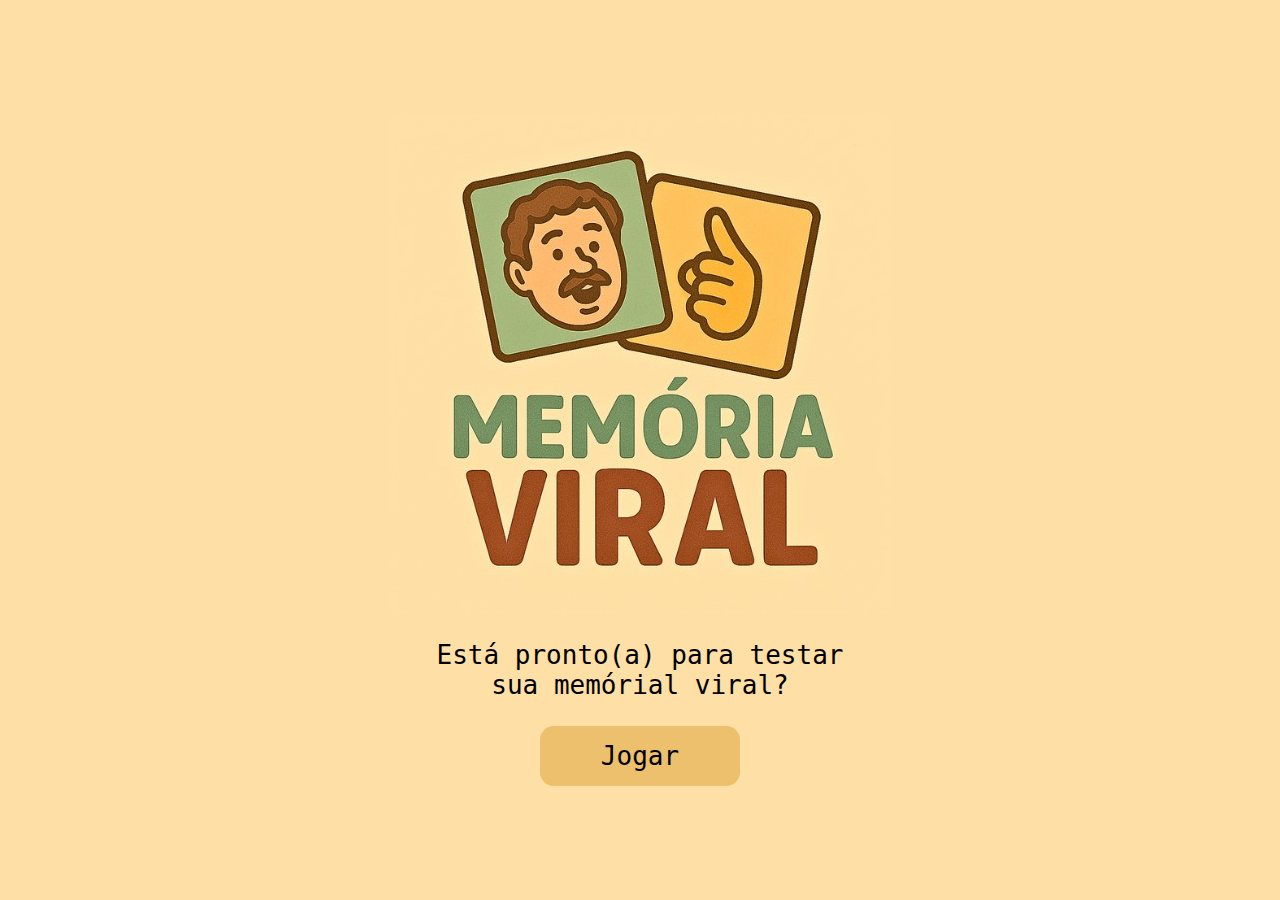
<file: index.html>
<!DOCTYPE html>
<html lang="pt-br">
<head>
    <meta charset="UTF-8">
    <meta name="viewport" content="width=device-width, initial-scale=1.0">
    <title>Memória Viral</title>
    <link rel="stylesheet" href="src/styles/home.css">
    <link rel="stylesheet" href="src/styles/reset.css">
</head>
<body>
    <div class="container-home">
        <img src="imagens/logo jogo.jpg" alt="">
        <p>Está pronto(a) para testar sua memórial viral?</p>
        <a href="modalidade.html"><button>Jogar</button></a>
    </div>
    
</body>
</html>
</file>
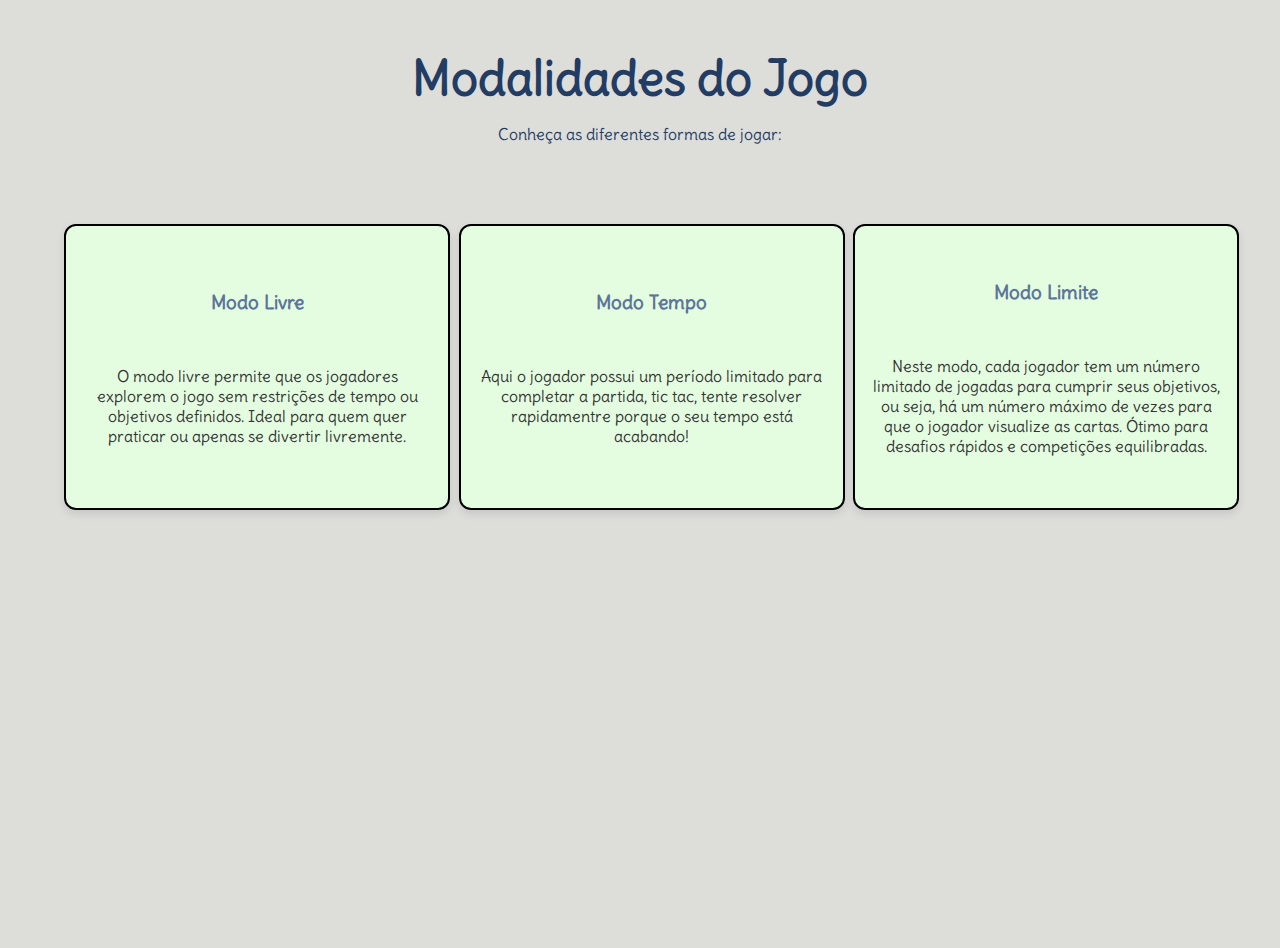
<file: explic.html>
<!DOCTYPE html>
<html lang="pt-BR">
<head>
  <meta charset="UTF-8" />
  <meta name="viewport" content="width=device-width, initial-scale=1.0" />
  <title>Modos de Jogo</title>
  <link href="https://fonts.googleapis.com/css2?family=Delius&display=swap" rel="stylesheet">
  <style>
    @import url('https://fonts.googleapis.com/css2?family=Delius&display=swap');

    body {
      display: flex;
      flex-direction: column;
      align-items: center;
      justify-content: flex-start;
      min-height: 100vh;
      margin: 0;
      background-color: #DDDDDA;
      font-family: 'Delius', sans-serif;
      text-align: center;
      color: #333;
      padding-top: 3rem;
    }

    header {
      color: #223c63;
      margin-bottom: 2rem;
    }

    h1 {
      font-size: 3rem;
      margin: 0;
    }

    main {
      display: grid;
      grid-template-columns: repeat(auto-fit, minmax(300px, 1fr));
      gap: 2rem;
      padding: 2rem 5vw;
      width: 100%;
      max-width: 2000px;
      box-sizing: border-box;
    }

    .card:hover {
      transform: scale(1.02);
    }

    h3 {
      color: #5d7599;
      margin-bottom: 1rem;
    }

    @media (max-width: 700px) {
      main {
        grid-template-columns: 1fr;
        padding: 1rem;
      }
    }

    @media (min-width: 4000px) {
      body {
        font-size: 2rem;
      }

      h1 {
        font-size: 5rem;
      }

      .card {
        padding: 4rem;
      }
    }
  </style>
</head>
<body>
  <header>
    <h1>Modalidades do Jogo</h1>
    <p>Conheça as diferentes formas de jogar:</p>
  </header>

  <main>
    <a href="index.html" style="text-decoration: none; color: inherit;">
      <div style = "background-color: #e4fde1;
      border-radius: 12px;
      box-shadow: 0 4px 8px rgba(0,0,0,0.1);
      width: 350px; 
      height: 250px;
      padding: 16px;
      transition: transform 0.3s;
      border: 2px solid black;
      cursor: pointer;
      display: flex;
      flex-direction: column;       
      justify-content: center;
      gap: 20px;">
        <h3>Modo Livre</h3>
        <p>O modo livre permite que os jogadores explorem o jogo sem restrições de tempo ou objetivos definidos. Ideal para quem quer praticar ou apenas se divertir livremente.</p>
      </div>
    </a>

    <a href="index.html" style="text-decoration: none; color: inherit;">
      <div style = "background-color: #e4fde1;
      border-radius: 12px;
      box-shadow: 0 4px 8px rgba(0,0,0,0.1);
      width: 350px; 
      height: 250px;
      padding: 16px;
      transition: transform 0.3s;
      border: 2px solid black;
      cursor: pointer;
      display: flex;
      flex-direction: column;       
      justify-content: center;
      gap: 20px;">
        <h3>Modo Tempo</h3>
        <p>Aqui o jogador possui um período limitado para completar a partida, tic tac, tente resolver rapidamentre porque o seu tempo está acabando!</p>
      </div>
    </a>

    <a href="index.html" style="text-decoration: none; color: inherit;">
      <div style = "background-color: #e4fde1;
      border-radius: 12px;
      box-shadow: 0 4px 8px rgba(0,0,0,0.1);
      width: 350px; 
      height: 250px;
      padding: 16px;
      transition: transform 0.3s;
      border: 2px solid black;
      cursor: pointer;
      display: flex;
      flex-direction: column;       
      justify-content: center;
      gap: 20px;">
        <h3>Modo Limite</h3>
        <p>Neste modo, cada jogador tem um número limitado de jogadas para cumprir seus objetivos, ou seja, há um número máximo de vezes para que o jogador visualize as cartas. Ótimo para desafios rápidos e competições equilibradas.</p>
      </div>
    </a>

  </main>
</body>
</html>
</file>
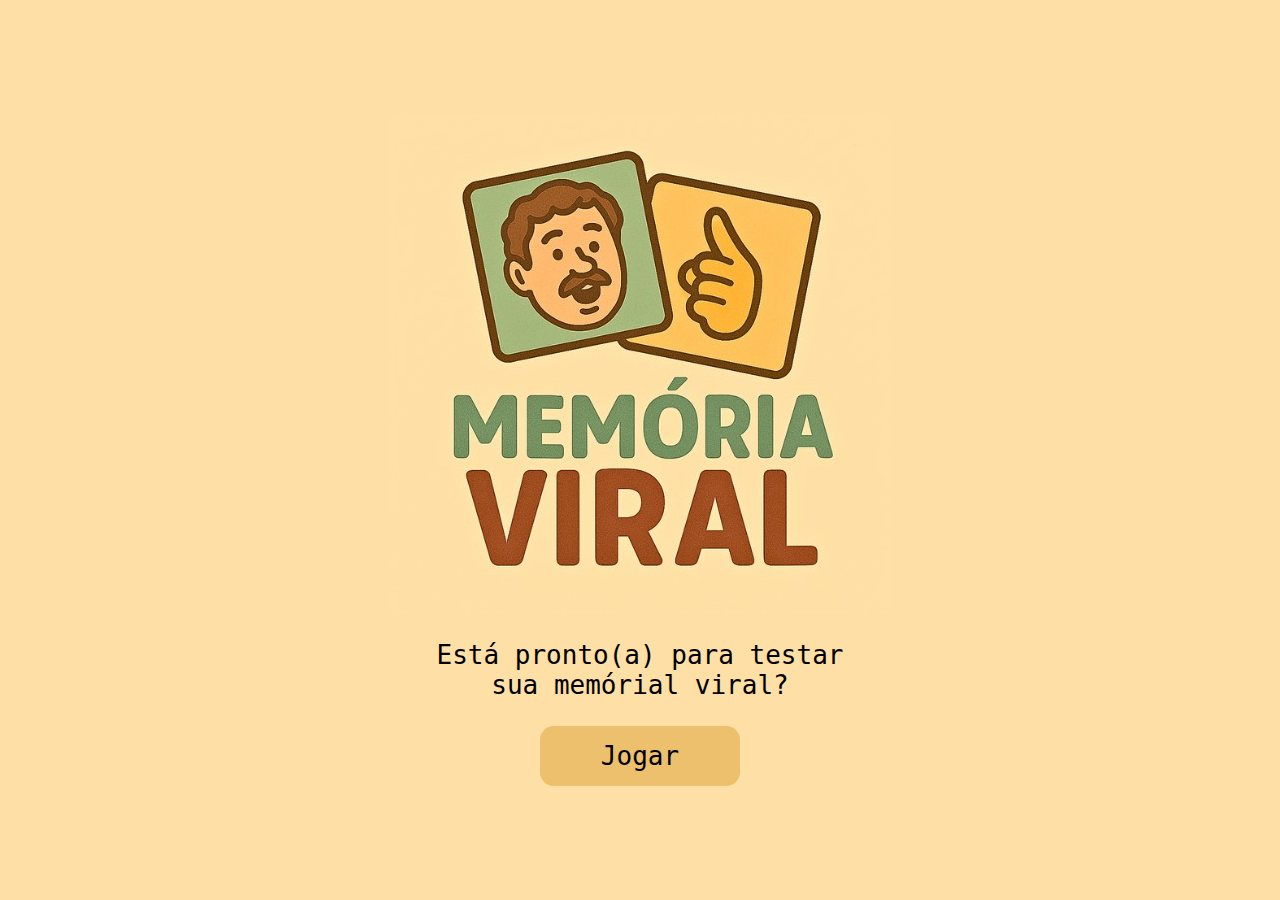
<file: home.html>
<!DOCTYPE html>
<html lang="pt-br">
<head>
    <meta charset="UTF-8">
    <meta name="viewport" content="width=device-width, initial-scale=1.0">
    <title>Memória Viral</title>
    <link rel="stylesheet" href="src/styles/home.css">
    <link rel="stylesheet" href="src/styles/reset.css">
</head>
<body>
    <div class="container-home">
        <img src="imagens/logo jogo.jpg" alt="">
        <p>Está pronto(a) para testar sua memórial viral?</p>
        <a href="index.html"><button>Jogar</button></a>
    </div>
    
</body>
</html>
</file>
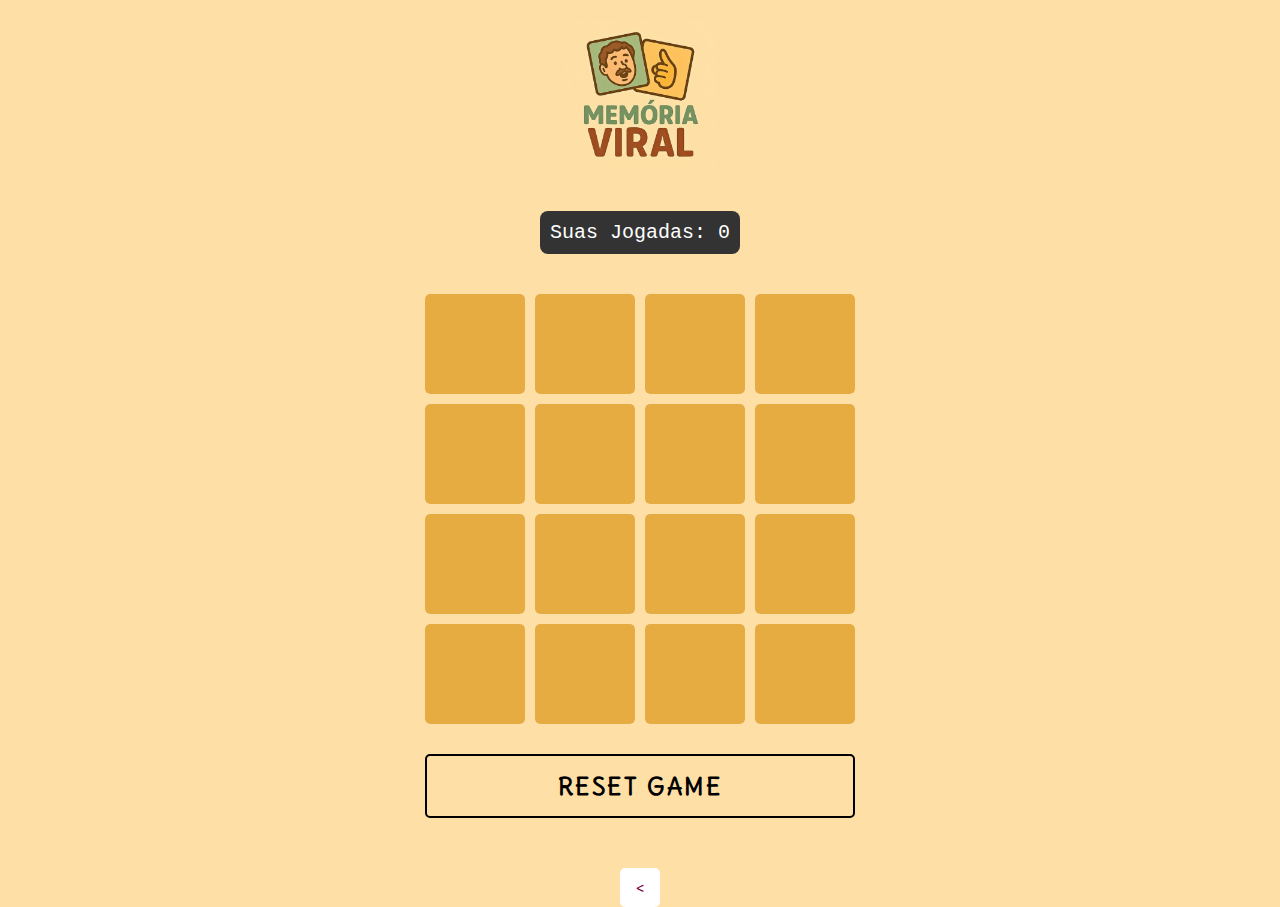
<file: limite.html>
<!DOCTYPE html>
<html lang="pt-br">

<head>
  <meta charset="UTF-8">
  <meta name="viewport" content="width=device-width, initial-scale=1.0">
  <title>Jogo Da Memória</title>
  <link rel="stylesheet" href="./src/styles/reset.css">
  <link rel="stylesheet" href="./src/styles/main.css">
  <link rel="stylesheet" href="src/styles/style.css">
</head>

<body>
  <div class="container">
    <img class="img-logo" src="imagens/logo jogo.jpg" alt="">
    <p id="contador"></p>
    <div class="game"></div>
    <div class="modal-overlay" id="modal">
      <div class="modal">
        <h2>Parabéns!<br>Do pódio montado pelo público você nunca saiu do primeiro lugar.</h2>
        <button class="close-btn" onclick="closeModal()">Fechar</button>
      </div>
    </div>
    <button class="reset" onclick="window.location.reload()">RESET GAME</button>
  </div>
  <a href="modalidade.html"> <button class="btn-voltar" > < </button> </a>

  <script src="./src/scripts/limite.js" defer></script>
</body>

</html>
</file>
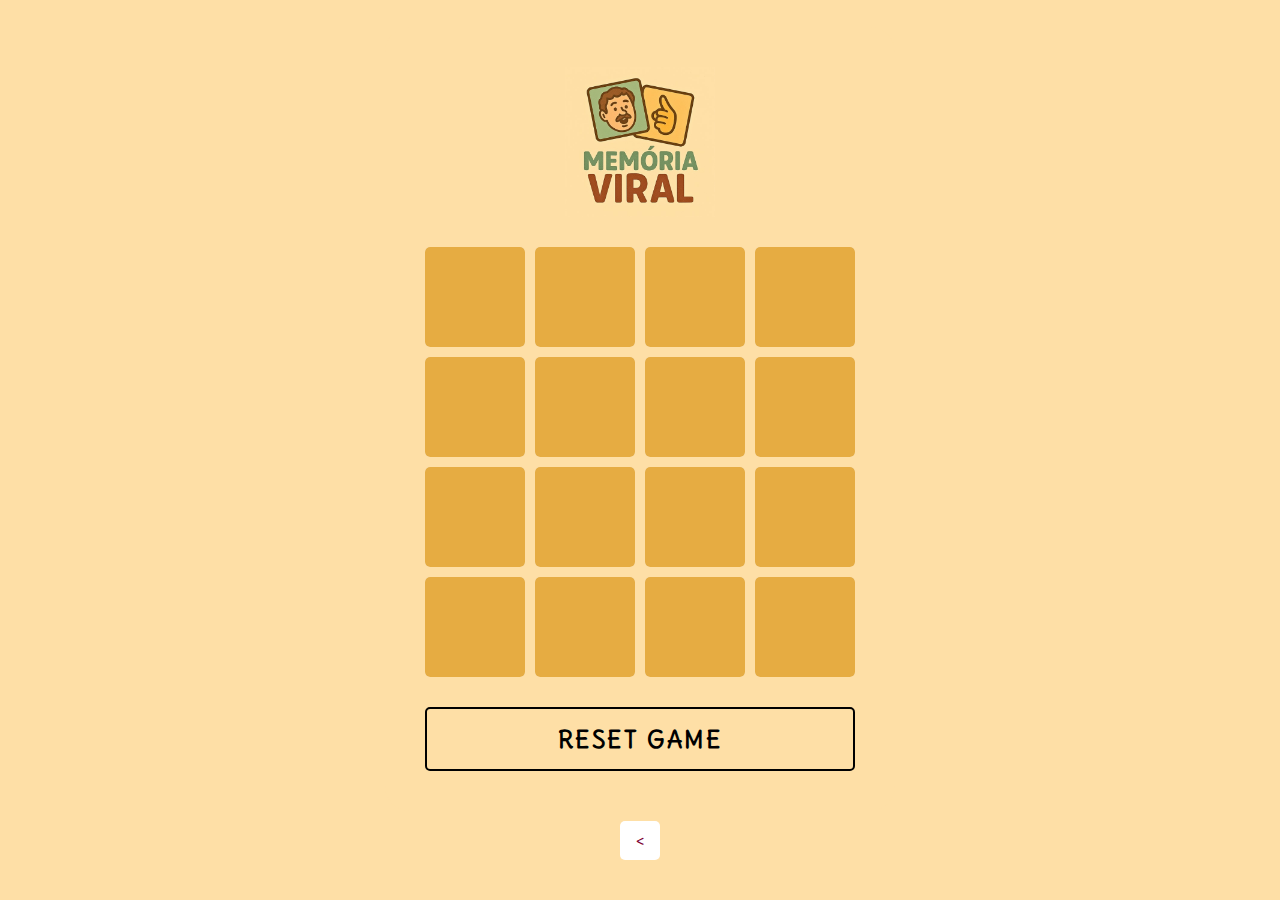
<file: livre.html>
<!DOCTYPE html>
<html lang="pt-br">

<head>
  <meta charset="UTF-8">
  <meta name="viewport" content="width=device-width, initial-scale=1.0">
  <title>Jogo Da Memória</title>
  <link rel="stylesheet" href="./src/styles/reset.css">
  <link rel="stylesheet" href="./src/styles/main.css">
  <link rel="stylesheet" href="src/styles/style.css">
</head>

<body>
  <div class="container">
    <img class="img-logo" src="imagens/logo jogo.jpg" alt="">
    <div class="game"></div>
    <div class="modal-overlay" id="modal">
      <div class="modal">
        <h2>Parabéns!<br>Do pódio montado pelo público você nunca saiu do primeiro lugar.</h2>
        <button class="close-btn" onclick="closeModal()">Fechar</button>
      </div>
    </div>
    <button class="reset" onclick="window.location.reload()">RESET GAME</button>
  </div>
  <a href="modalidade.html"> <button class="btn-voltar" > < </button> </a>
  <audio id="vitoria-audio" src="AudiosCortados/vitoria.mp3" preload="auto"></audio>
  <script src="./src/scripts/script.js" defer></script>
</body>

</html>
</file>
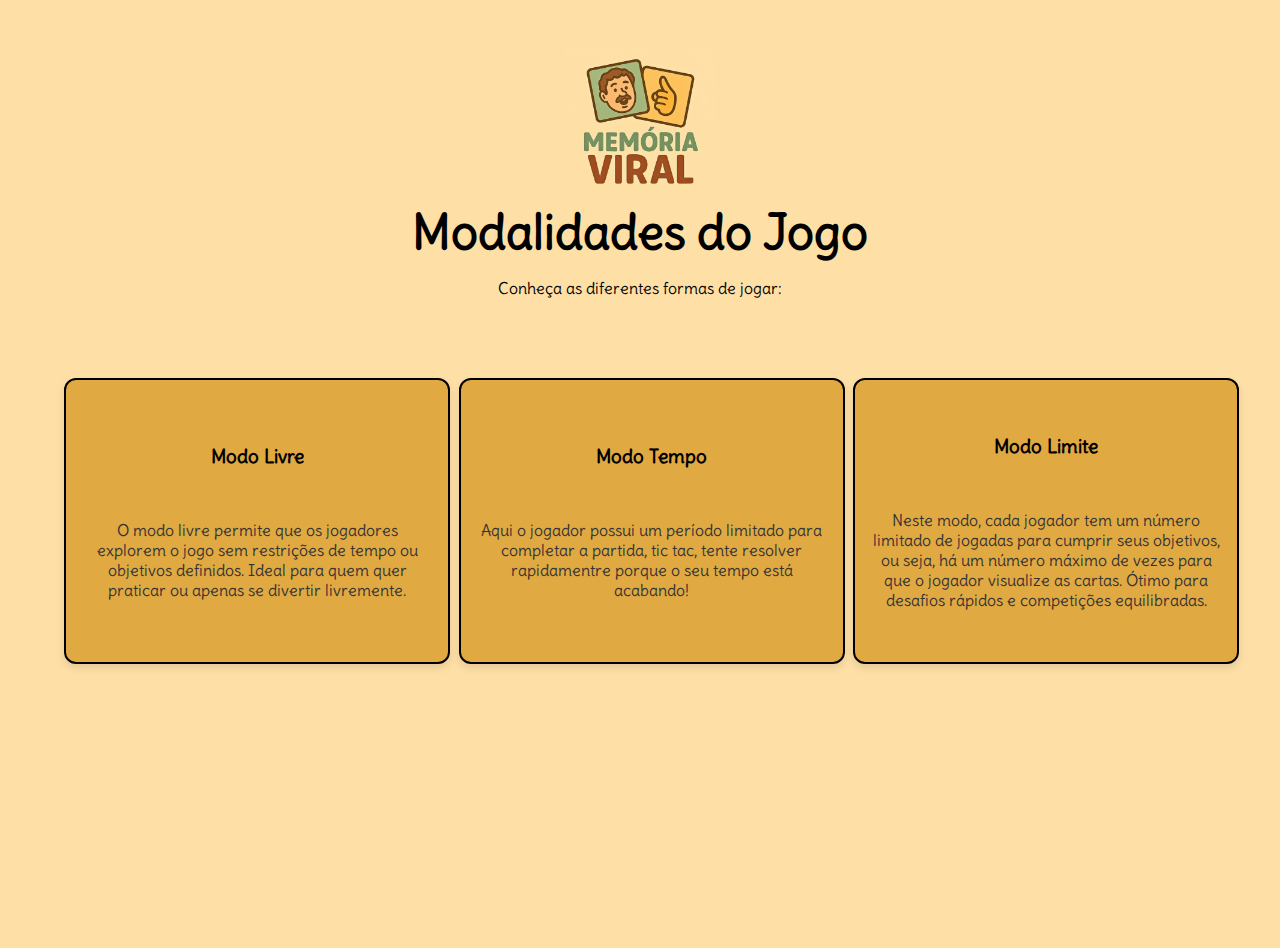
<file: modalidade.html>
<!DOCTYPE html>
<html lang="pt-BR">

<head>
  <meta charset="UTF-8" />
  <meta name="viewport" content="width=device-width, initial-scale=1.0" />
  <title>Modos de Jogo</title>
  <link href="https://fonts.googleapis.com/css2?family=Delius&display=swap" rel="stylesheet">
  <link rel="stylesheet" href="src/styles/style.css">
  <style>
    @import url('https://fonts.googleapis.com/css2?family=Delius&display=swap');

    body {
      display: flex;
      flex-direction: column;
      align-items: center;
      justify-content: flex-start;
      min-height: 100vh;
      margin: 0;
      background-color: #FEDFA6;
      font-family: 'Delius', sans-serif;
      text-align: center;
      color: #333;
      padding-top: 3rem;
    }

    header {
      color: #000000;
      margin-bottom: 2rem;
    }

    h1 {
      font-size: 3rem;
      margin: 0;
    }

    main {
      display: grid;
      grid-template-columns: repeat(auto-fit, minmax(300px, 1fr));
      gap: 2rem;
      padding: 2rem 5vw;
      width: 100%;
      max-width: 2000px;
      box-sizing: border-box;
    }

    .card:hover {
      transform: scale(1.02);
    }

    h3 {
      color: #000000;
      margin-bottom: 1rem;
    }

    @media (max-width: 700px) {
      main {
        grid-template-columns: 1fr;
        padding: 1rem;
      }
    }

    @media (min-width: 4000px) {
      body {
        font-size: 2rem;
      }

      h1 {
        font-size: 5rem;
      }

      .card {
        padding: 4rem;
      }
    }
  </style>
</head>

<body>
  <header>
    <img class="img-logo" src="imagens/logo jogo.jpg" alt="">
    <h1>Modalidades do Jogo</h1>
    <p>Conheça as diferentes formas de jogar:</p>
  </header>
  <main>
    <a href="livre.html" style="text-decoration: none; color: inherit;">
      <div style="background-color: #e0a942;
      border-radius: 12px;
      box-shadow: 0 4px 8px rgba(0,0,0,0.1);
      width: 350px; 
      height: 250px;
      padding: 16px;
      transition: transform 0.3s;
      border: 2px solid black;
      cursor: pointer;
      display: flex;
      flex-direction: column;       
      justify-content: center;
      gap: 20px;">
        <h3>Modo Livre</h3>
        <p>O modo livre permite que os jogadores explorem o jogo sem restrições de tempo ou objetivos definidos. Ideal
          para quem quer praticar ou apenas se divertir livremente.</p>
      </div>
    </a>

    <a href="time.html" style="text-decoration: none; color: inherit;">
      <div style="background-color: #e0a942;
      border-radius: 12px;
      box-shadow: 0 4px 8px rgba(0,0,0,0.1);
      width: 350px; 
      height: 250px;
      padding: 16px;
      transition: transform 0.3s;
      border: 2px solid black;
      cursor: pointer;
      display: flex;
      flex-direction: column;       
      justify-content: center;
      gap: 20px;">
        <h3>Modo Tempo</h3>
        <p>Aqui o jogador possui um período limitado para completar a partida, tic tac, tente resolver rapidamentre
          porque o seu tempo está acabando!</p>
      </div>
    </a>

    <a href="limite.html" style="text-decoration: none; color: inherit;">
      <div style="background-color: #e0a942;
      border-radius: 12px;
      box-shadow: 0 4px 8px rgba(0,0,0,0.1);
      width: 350px; 
      height: 250px;
      padding: 16px;
      transition: transform 0.3s;
      border: 2px solid black;
      cursor: pointer;
      display: flex;
      flex-direction: column;       
      justify-content: center;
      gap: 20px;">
        <h3>Modo Limite</h3>
        <p>Neste modo, cada jogador tem um número limitado de jogadas para cumprir seus objetivos, ou seja, há um número
          máximo de vezes para que o jogador visualize as cartas. Ótimo para desafios rápidos e competições
          equilibradas.</p>
      </div>
    </a>

  </main>
</body>

</html>
</file>
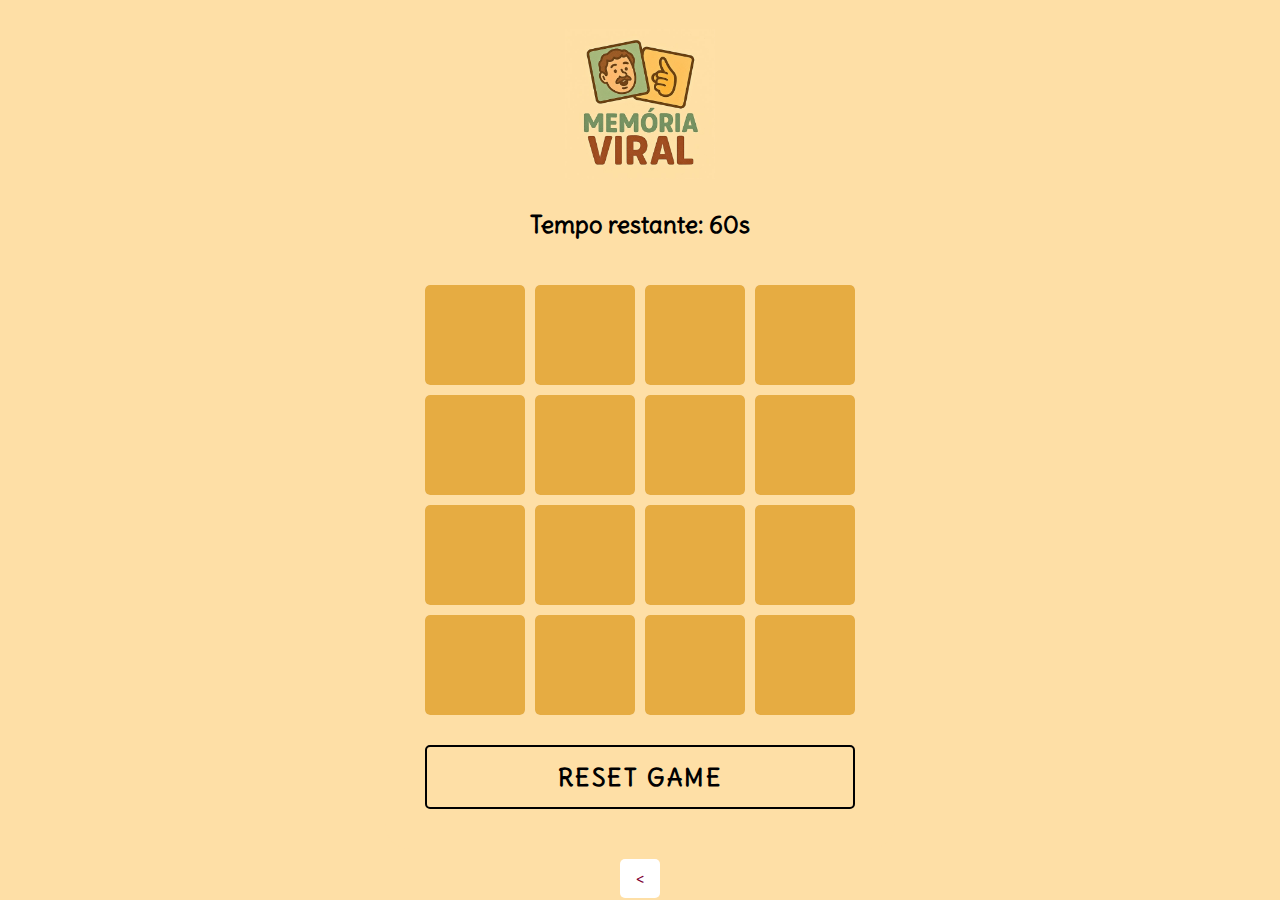
<file: time.html>
<!DOCTYPE html>
<html lang="pt-br">

<head>
  <meta charset="UTF-8">
  <meta name="viewport" content="width=device-width, initial-scale=1.0">
  <title>Jogo Da Memória</title>
  <link rel="stylesheet" href="./src/styles/reset.css">
  <link rel="stylesheet" href="./src/styles/main.css">
  <link rel="stylesheet" href="src/styles/style.css">
</head>

<body>
  <div class="container">
    <img class="img-logo" src="imagens/logo jogo.jpg" alt="">
    <div id = "timer">
      Tempo Restante: 60s
    </div>
    <div class="game"></div>
    <button class="reset" onclick="window.location.reload()">RESET GAME</button>
  </div>
  <a href="modalidade.html"> <button class="btn-voltar" > < </button> </a>
   <audio id="vitoria-audio" src="AudiosCortados/vitoria.mp3" preload="auto"></audio>
   <audio id="derrota-audio" src="AudiosCortados/derrota.mp3" preload="auto"></audio>
  <script src="./src/scripts/time.js" defer></script>
</body>

</html>
</file>
<file: src/styles/home.css>
body {
    display: flex;
    justify-content: center;
    align-items: center;
    flex-direction: column;
    height: 100vh;
    background-color: #FEDFA6;
}

.container-home {
    display: flex;
    justify-content: center;
    align-items: center;
    flex-direction: column;
    gap: 2rem;
}

.container-home p {
    width: 60%;
    text-align: center;
    font-size: 2rem;

}

.container-home button {
    font-size: 2rem;
    width: 200px;
    padding: 15px;
    color: #000000;
    border: none;
    border-radius: 14px;
    background-color: #e0aa4695;
}

.container-home button:hover {
    cursor: pointer;
    background-color: #f2b84c72;
}
</file>
<file: src/styles/main.css>
@import url('https://fonts.googleapis.com/css2?family=Delius&display=swap');

body {
  display: flex;
  font-family:'Delius','Times New Roman', Times, serif;
  justify-content: center;
  align-items: center;
  min-height: 100vh;
  background: #ddddda;
  user-select: none;
}

#timer {
  font-size: 24px; 
  margin-bottom: 16px;
  color: #000000; 
  font-weight: bold;
  font-family:'Delius','Times New Roman', Times, serif; ;
}

.container {
  position: relative;
  display: flex;
  flex-direction: column;
  justify-content: center;
  align-items: center;
  gap: 30px;
  background:#FEDFA6;
  border-radius: 25px;
  padding: 40px 40px;
}

h2 {
  font-size: 3em;
  color: #000000;
  text-transform: uppercase;
  letter-spacing: 0.1em;
  font-family:'Delius','Times New Roman', Times, serif; ;
}

.reset {
  font-family:'Delius','Times New Roman', Times, serif;
  padding: 15px 20px;
  width: 100%;
  color: #000000;
  background-color: #FEDFA6;
  border-radius: 5px;
  font-size: 1.5em;
  letter-spacing: 0.1em;
  text-transform: uppercase;
  cursor: pointer;
  font-weight: 600;
}

.reset:focus {
  font-family:'Delius','Times New Roman', Times, serif;
  color: #fff;;
  border-radius: 5px;
  background-color: #FEDFA6;
}

.game {
  width: 430px;
  height: 430px;
  display: flex;
  flex-wrap: wrap;
  gap: 10px;
  transform-style: preserve-3d;
  perspective: 500px;
}

.item {
  position: relative;
  width: 100px;
  height: 100px;
  display: flex;
  align-items: center;
  justify-content: center;
  background-color: #fff;
  border-radius: 5px;
  font-size: 3em;
  transform: rotateY(180deg);
  transition: 0.25s;
}

.card-image {
  width: 100%;
  height: 100%;
  object-fit: cover;
  border-radius: 5px;
}

.item::after {
  content: "";
  position: absolute;
  inset: 0;
  background: #e6ac42;
  border-radius: 5px;
  /* opacity: 0.85; */
  transition: 0.25s;
  transform: rotateY(0deg);
  backface-visibility: hidden;
}

.item.boxOpen {
  transform: rotateY(0deg);
}

.boxOpen::after,
.boxMatch::after {
  transform: rotateY(180deg);
}

@media (max-width: 320px) {
  .container {
    width: 200px;
    height:500px;
    padding: 2px 2px;
  }
  .game {
    width: 200px;
    height:400px;
  }

  .item {
    width: 40px;
    height: 40px;
    font-size: 1.5em;
  }

  .reset {
    font-size: 0.9em;
    padding: 6px 10px;
    width: 200px;
  }
}
@media (max-width: 425px) {
  .container {
    width: 330px;
    height: 550px;
    padding: 10px;
  }
  .game {
    width: 260px;
    height: 420px;
  }
  .item {
    width: 65px;
    height: 65px;
    font-size: 1.8em;
  }
  .reset {
    font-size: 1em;
    padding: 8px 12px;
    width: 220px;
  }
}
</file>
<file: src/styles/style.css>
@import url('https://fonts.googleapis.com/css2?family=Delius&display=swap');

.material-symbols-outlined {
  font-variation-settings:
  'FILL' 0,
  'wght' 400,
  'GRAD' 0,
  'opsz' 24
}

body {
    display: flex;
    flex-direction: column;
    align-items: center;
    justify-content: center;
    height: 100vh;
    margin: 0;
    background-color:#FEDFA6;
    font-family: 'Delius', sans-serif;
    text-align: center;
    position: relative;
}
header {
  color: #000000;
  margin-bottom: 2rem;
}
h1 {
    font-size: 3rem;
    margin-bottom: 50px;
    color:#000000;
}
main {
  display: grid;
  grid-template-columns: repeat(auto-fit, minmax(300px, 1fr));
  gap: 2rem;
  padding: 2rem 5vw;
  width: 100%;
  max-width: 2000px;
  box-sizing: border-box;
}
.buttons {
    display: flex;
    gap: 20px;
}

button {
    background:white;
    border-radius: 5px;
    border: 2px solid black;
    color: #800335;
    padding: 15px 30px;
    font-size: 1.2rem;
    cursor: pointer;
    transition: 0.3s;
    font-family: 'Delius', Arial , sans-serif;
}

button:hover {
    background: white;
    color: black;
}

.material-symbols-outlined {
    position: fixed;
    top: 20px;
    right: 20px;
    font-size: 2rem;
    cursor: pointer;
    color: black;
    background: #FEDFA6 ;
    padding: 10px;
    text-align: center;
    width: 40px;
    height: 40px;
    display: flex;
    align-items: center;
    justify-content: center;
}
.card {
  background-color: white;
  border-radius: 12px;
  box-shadow: 0 4px 6px rgba(0,0,0,0.1);
  padding: 0.7rem;
  transition: transform 0.3s;
  border: 2px solid black;
  gap: 1em;
}

.card:hover {
  transform: scale(1.02);
}

a {
  color: #000000;
  text-decoration: none;
  margin-bottom: 1rem;
}

@media (max-width: 600px) {
 .buttons {
    flex-direction: column;
 }
  main {
    grid-template-columns: 1fr;
    padding: 1rem;
  }
  h1 {
    font-size: 2rem;
  }

  .card {
    width: 100%;
    max-width: 90%;
  }

  a {
    font-size: 1rem;
  }
}
@media (min-width: 1024px) {
    .info-icon {
        font-size: 5rem;
        width: 80px;
        height: 80px;
        padding: 20px;
    }
}
@media (min-width: 3840px) {
  body {
    font-size: 2rem;
  }

  a {
    font-size: 5rem;
  }

  .card {
    padding: 4rem;
  }
  h1 {
    font-size: 5rem;
  }
}


.btn-voltar {
  padding: 10px;
  border: none;
  width: 40px;
  margin-top: 10px;
}


.modal-overlay {
  display: none;
  position: fixed;
  top: 0;
  left: 0;
  width: 100vw;
  height: 100vh;
  background: rgba(0, 0, 0, 0.6);
  justify-content: center;
  align-items: center;
  z-index: 999;
}

/* Janela do modal */
.modal {
  background: white;
  padding: 30px;
  border-radius: 12px;
  text-align: center;
  max-width: 400px;
  box-shadow: 0 8px 16px rgba(0, 0, 0, 0.3);
}

.modal h2 {
  margin-bottom: 20px;
  font-size: 22px;
  color: #333;
}

.close-btn {
  margin-top: 15px;
  padding: 10px 20px;
  background-color: #3498db;
  color: white;
  border: none;
  border-radius: 8px;
  cursor: pointer;
}

.close-btn:hover {
  background-color: #2980b9;
}

.img-logo {
  width: 150px;
}
</file>
